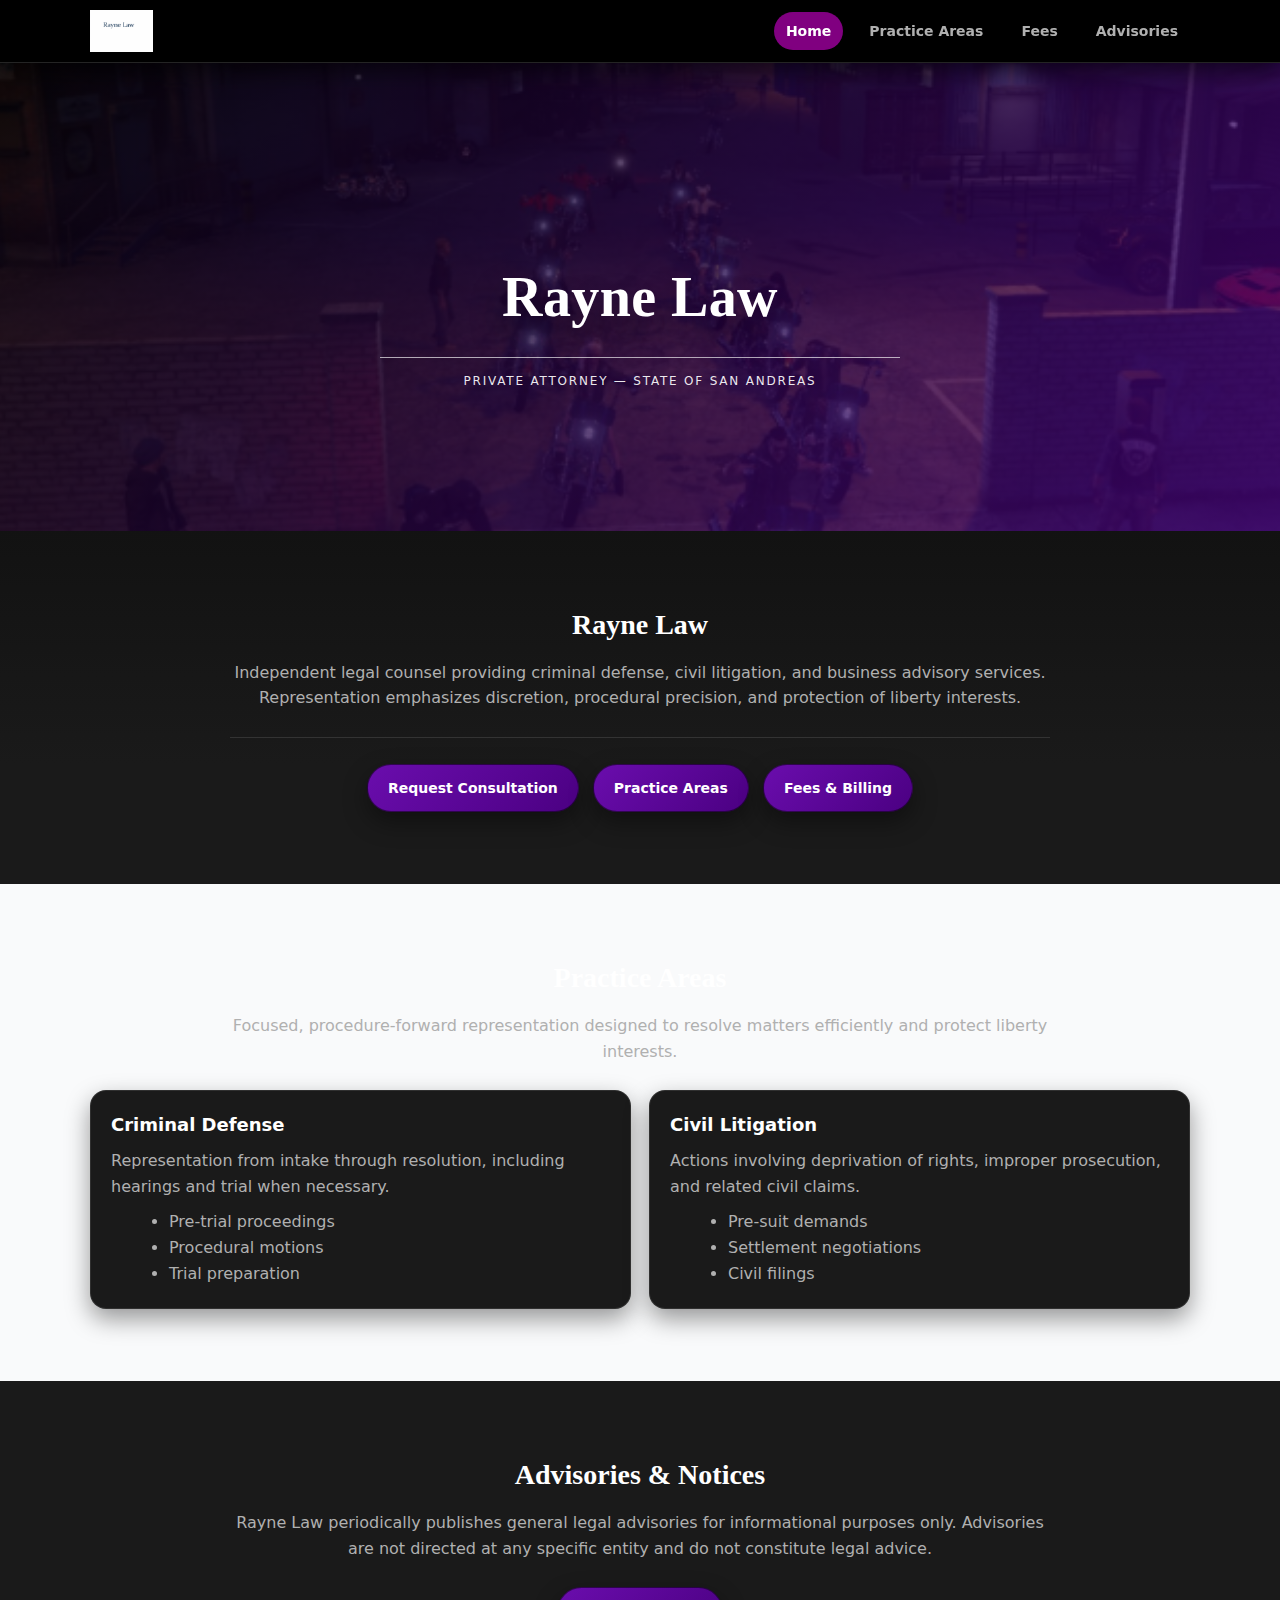
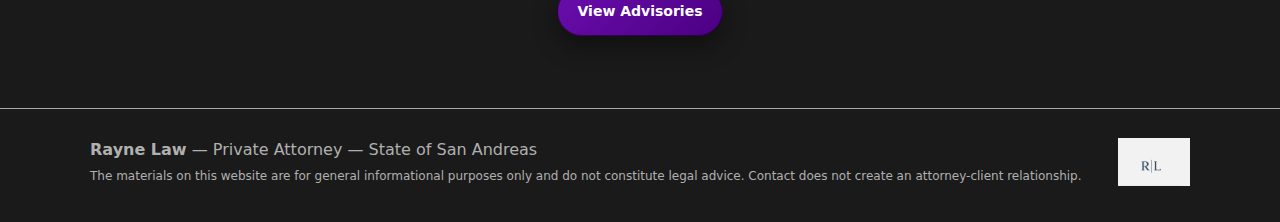
<file: index.html>
<!doctype html>
<html lang="en">
<head>
  <meta charset="utf-8"/>
  <meta name="viewport" content="width=device-width, initial-scale=1"/>
  <title>Home | Rayne Law</title>
 <link rel="stylesheet" href="assets/css/styles.css"/>
</head>
<body>
<header class="site-header">
  <div class="container header-inner">
    <a class="brand" href="index.html" aria-label="Rayne Law Home">
      <img src="assets/img/wordmark_simple.png" alt="Rayne Law"/>
    </a>
    <nav class="nav">
      <a href="index.html" aria-current="page">Home</a>
      <a href="practice-areas.html">Practice Areas</a>
      <a href="fees.html">Fees</a>
      <a href="advisories.html">Advisories</a>
    </nav>
  </div>
</header>

<section class="hero" id="top">
  <div class="container">
    
    <h1>Rayne Law</h1>
    <div class="rule"></div>
    <p>Private Attorney — State of San Andreas</p>
  </div>
</section>

<section class="section">
  <div class="container">
    <h2>Rayne Law</h2>
    <p class="sub">
      Independent legal counsel providing criminal defense, civil litigation, and business advisory services.
      Representation emphasizes discretion, procedural precision, and protection of liberty interests.
    </p>
    <div class="rule-light"></div>

    <div class="actions">
      <a class="btn" href="advisories.html#contact">Request Consultation</a>
      <a class="btn" href="practice-areas.html">Practice Areas</a>
      <a class="btn" href="fees.html">Fees & Billing</a>
    </div>
  </div>
</section>

<section class="section" style="background:#f9fafb;">
  <div class="container">
    <h2>Practice Areas</h2>
    <p class="sub">Focused, procedure-forward representation designed to resolve matters efficiently and protect liberty interests.</p>

    <div class="cards">
      <div class="card">
        <h3>Criminal Defense</h3>
        <p>Representation from intake through resolution, including hearings and trial when necessary.</p>
        <ul>
          <li>Pre-trial proceedings</li>
          <li>Procedural motions</li>
          <li>Trial preparation</li>
        </ul>
      </div>
      <div class="card">
        <h3>Civil Litigation</h3>
        <p>Actions involving deprivation of rights, improper prosecution, and related civil claims.</p>
        <ul>
          <li>Pre-suit demands</li>
          <li>Settlement negotiations</li>
          <li>Civil filings</li>
        </ul>
      </div>
    </div>
  </div>
</section>

<section class="section">
  <div class="container">
    <h2>Advisories & Notices</h2>
    <p class="sub">
      Rayne Law periodically publishes general legal advisories for informational purposes only.
      Advisories are not directed at any specific entity and do not constitute legal advice.
    </p>
    <div class="actions">
      <a class="btn" href="advisories.html">View Advisories</a>
    </div>
  </div>
</section>


<footer>
  <div class="container footer-inner">
    <div>
      <strong>Rayne Law</strong> — Private Attorney — State of San Andreas<br/>
      <span class="small">The materials on this website are for general informational purposes only and do not constitute legal advice. Contact does not create an attorney-client relationship.</span>
    </div>
    <img src="assets/img/monogram_bar.png" alt="RL"/>
  </div>
</footer>
</body>
</html>
</file>
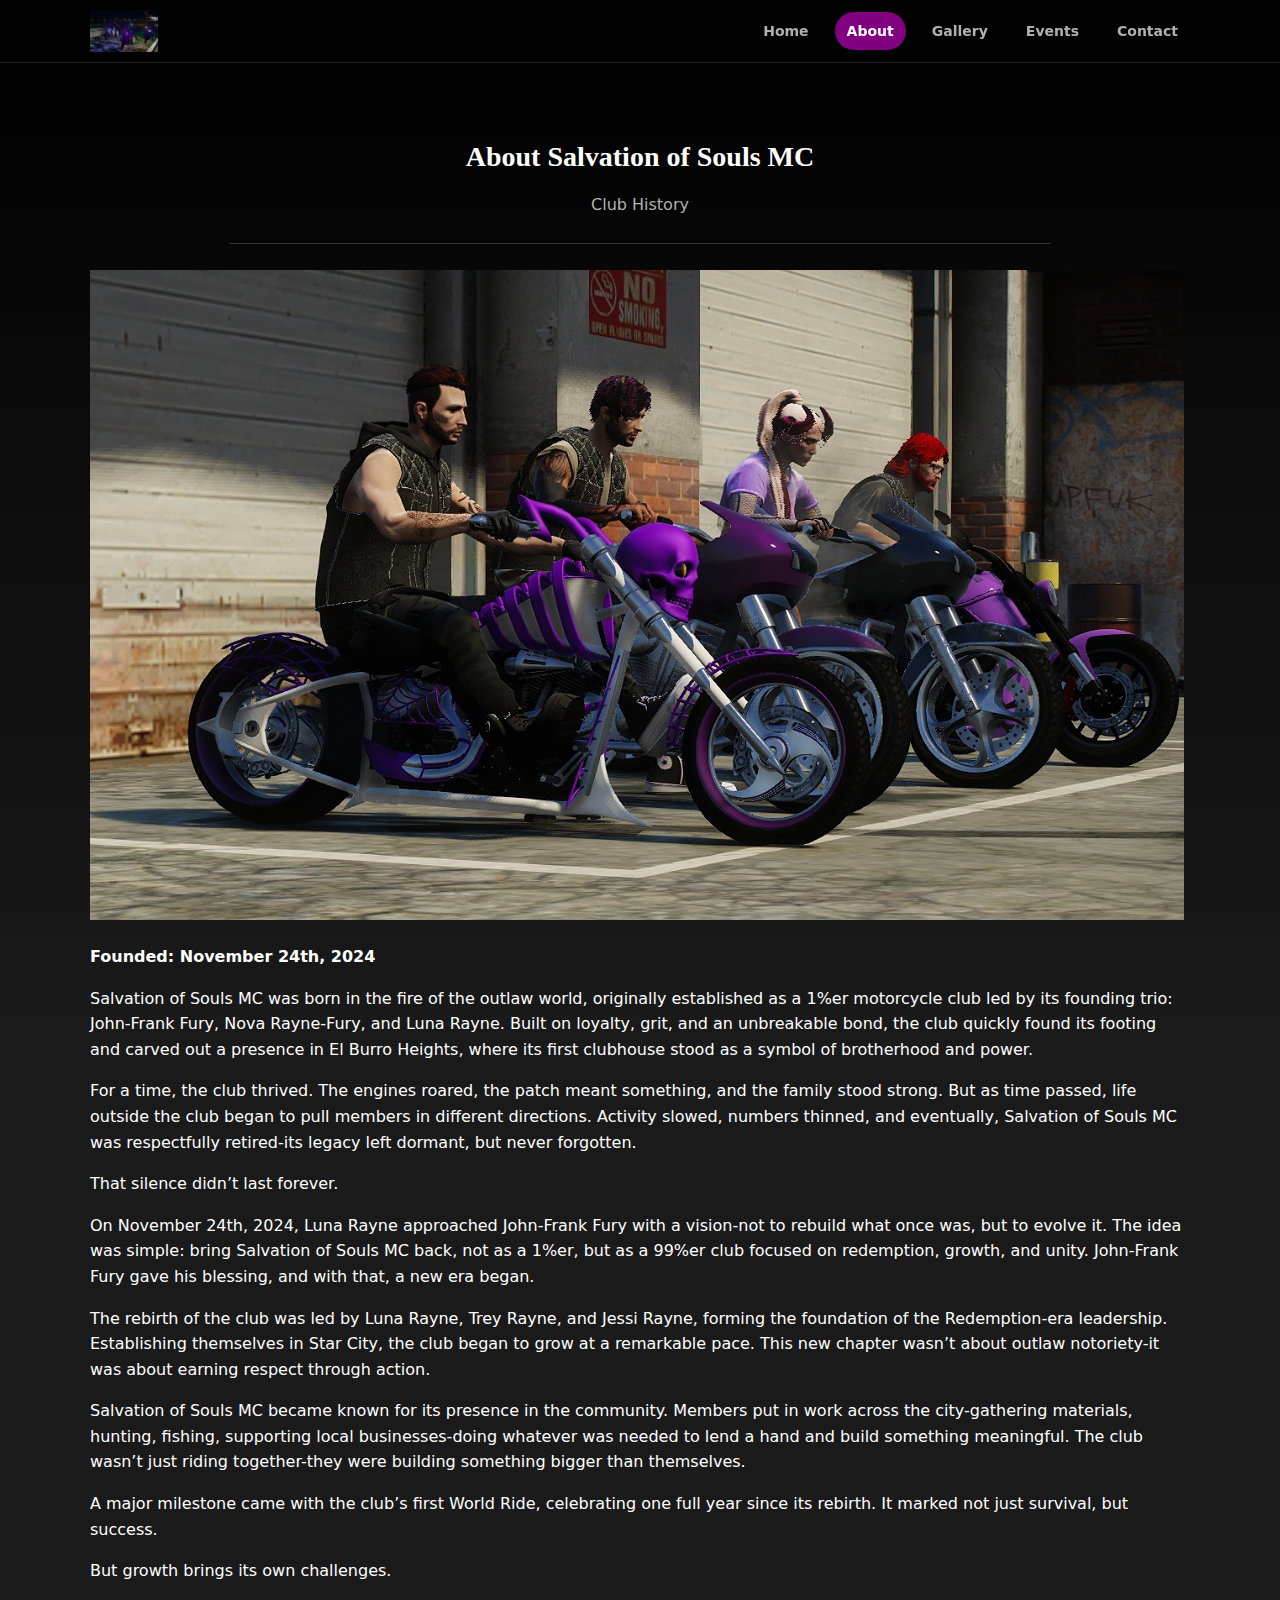
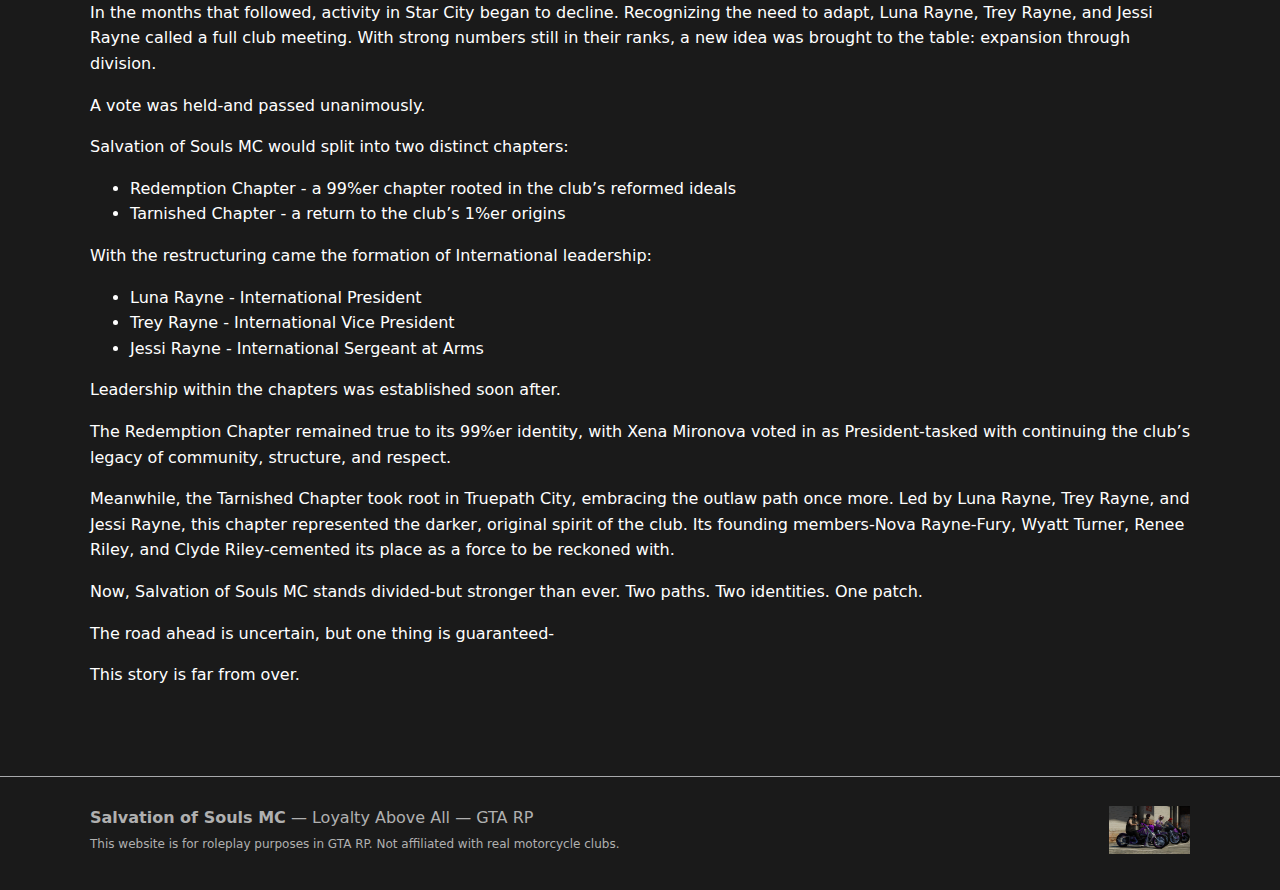
<file: about.html>
<!doctype html>
<html lang="en">
<head>
  <meta charset="utf-8"/>
  <meta name="viewport" content="width=device-width, initial-scale=1"/>
  <title>About | Salvation of Souls MC</title>
  <link rel="stylesheet" href="assets/css/styles.css"/>
</head>
<body>
<header class="site-header">
  <div class="container header-inner">
    <a class="brand" href="index.html" aria-label="Salvation of Souls MC Home">
      <img src="assets/img/pack.png" alt="Salvation of Souls MC logo"/>
    </a>
    <nav class="nav">
      <a href="index.html">Home</a>
      <a href="about.html" aria-current="page">About</a>
      <a href="gallery.html">Gallery</a>
      <a href="events.html">Events</a>
      <a href="contact.html">Contact</a>
    </nav>
  </div>
</header>

<section class="section">
  <div class="container">
    <h2>About Salvation of Souls MC</h2>
    <p class="sub">Club History</p>
    <div class="rule-light"></div>
    <img class="hero-logo" src="assets/img/pack2.png" alt="Salvation of Souls patch"/>

    <p><strong>Founded: November 24th, 2024</strong></p>
    <p>Salvation of Souls MC was born in the fire of the outlaw world, originally established as a 1%er motorcycle club led by its founding trio: John-Frank Fury, Nova Rayne-Fury, and Luna Rayne. Built on loyalty, grit, and an unbreakable bond, the club quickly found its footing and carved out a presence in El Burro Heights, where its first clubhouse stood as a symbol of brotherhood and power.</p>
    <p>For a time, the club thrived. The engines roared, the patch meant something, and the family stood strong. But as time passed, life outside the club began to pull members in different directions. Activity slowed, numbers thinned, and eventually, Salvation of Souls MC was respectfully retired-its legacy left dormant, but never forgotten.</p>
    <p>That silence didn’t last forever.</p>
    <p>On November 24th, 2024, Luna Rayne approached John-Frank Fury with a vision-not to rebuild what once was, but to evolve it. The idea was simple: bring Salvation of Souls MC back, not as a 1%er, but as a 99%er club focused on redemption, growth, and unity. John-Frank Fury gave his blessing, and with that, a new era began.</p>
    <p>The rebirth of the club was led by Luna Rayne, Trey Rayne, and Jessi Rayne, forming the foundation of the Redemption-era leadership. Establishing themselves in Star City, the club began to grow at a remarkable pace. This new chapter wasn’t about outlaw notoriety-it was about earning respect through action.</p>
    <p>Salvation of Souls MC became known for its presence in the community. Members put in work across the city-gathering materials, hunting, fishing, supporting local businesses-doing whatever was needed to lend a hand and build something meaningful. The club wasn’t just riding together-they were building something bigger than themselves.</p>
    <p>A major milestone came with the club’s first World Ride, celebrating one full year since its rebirth. It marked not just survival, but success.</p>
    <p>But growth brings its own challenges.</p>
    <p>In the months that followed, activity in Star City began to decline. Recognizing the need to adapt, Luna Rayne, Trey Rayne, and Jessi Rayne called a full club meeting. With strong numbers still in their ranks, a new idea was brought to the table: expansion through division.</p>
    <p>A vote was held-and passed unanimously.</p>
    <p>Salvation of Souls MC would split into two distinct chapters:</p>
    <ul>
      <li>Redemption Chapter - a 99%er chapter rooted in the club’s reformed ideals</li>
      <li>Tarnished Chapter - a return to the club’s 1%er origins</li>
    </ul>
    <p>With the restructuring came the formation of International leadership:</p>
    <ul>
      <li>Luna Rayne - International President</li>
      <li>Trey Rayne - International Vice President</li>
      <li>Jessi Rayne - International Sergeant at Arms</li>
    </ul>
    <p>Leadership within the chapters was established soon after.</p>
    <p>The Redemption Chapter remained true to its 99%er identity, with Xena Mironova voted in as President-tasked with continuing the club’s legacy of community, structure, and respect.</p>
    <p>Meanwhile, the Tarnished Chapter took root in Truepath City, embracing the outlaw path once more. Led by Luna Rayne, Trey Rayne, and Jessi Rayne, this chapter represented the darker, original spirit of the club. Its founding members-Nova Rayne-Fury, Wyatt Turner, Renee Riley, and Clyde Riley-cemented its place as a force to be reckoned with.</p>
    <p>Now, Salvation of Souls MC stands divided-but stronger than ever. Two paths. Two identities. One patch.</p>
    <p>The road ahead is uncertain, but one thing is guaranteed-</p>
    <p>This story is far from over.</p>
  </div>
</section>

<footer>
  <div class="container footer-inner">
    <div>
      <strong>Salvation of Souls MC</strong> — Loyalty Above All — GTA RP<br/>
      <span class="small">This website is for roleplay purposes in GTA RP. Not affiliated with real motorcycle clubs.</span>
    </div>
    <img src="assets/img/pack2.png" alt="Salvation of Souls MC"/>
  </div>
</footer>
</body>
</file>
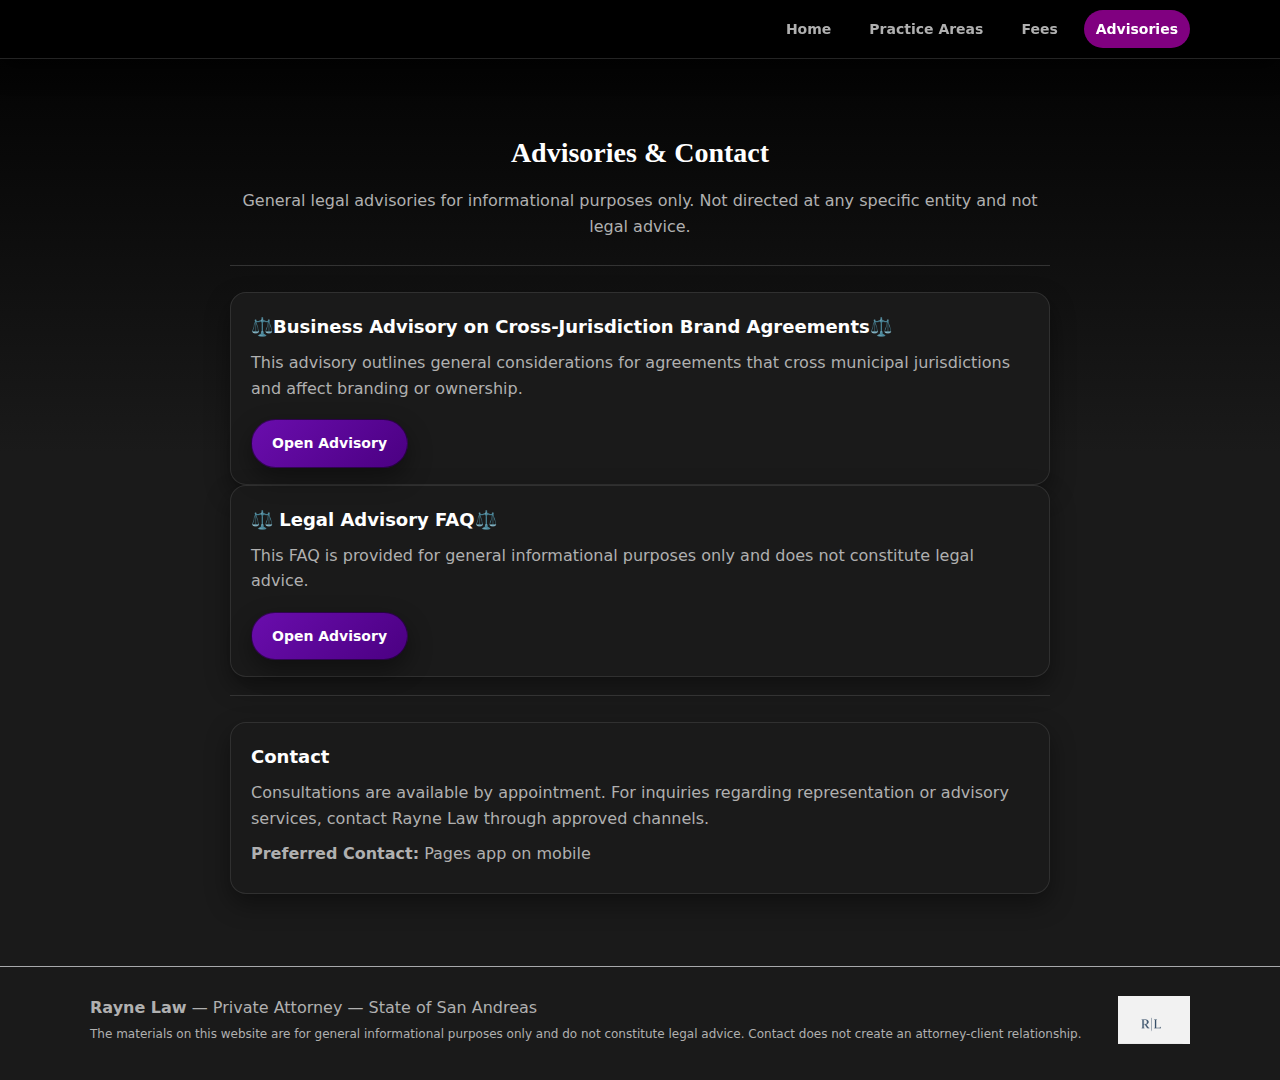
<file: advisories.html>
<!doctype html>
<html lang="en">
<head>
  <meta charset="utf-8"/>
  <meta name="viewport" content="width=device-width, initial-scale=1"/>
  <title>Advisories | Rayne Law</title>
  <link rel="stylesheet" href="assets/css/styles.css"/>
</head>
<body>
<header class="site-header">
  <div class="container header-inner">
    <a class="brand" href="index.html" aria-label="Rayne Law Home">
      
    </a>
    <nav class="nav">
      <a href="index.html">Home</a>
      <a href="practice-areas.html">Practice Areas</a>
      <a href="fees.html">Fees</a>
      <a href="advisories.html" aria-current="page">Advisories</a>
    </nav>
  </div>
</header>

<section class="section">
  <div class="container">
    <h2>Advisories & Contact</h2>
    <p class="sub">General legal advisories for informational purposes only. Not directed at any specific entity and not legal advice.</p>
    <div class="rule-light"></div>

    <div class="card" style="max-width:820px;margin:0 auto;">
      <h3>⚖️Business Advisory on Cross-Jurisdiction Brand Agreements⚖️</h3>
      <p>This advisory outlines general considerations for agreements that cross municipal jurisdictions and affect branding or ownership.</p>
      <div class="actions" style="justify-content:flex-start;">
        <a class="btn" href="https://docs.google.com/document/d/1XtT7SCyLqAG-hQkf1vq_AW8arXgqGcdujL4Td08pNzc/edit?usp=sharing" aria-label="Open advisory document">Open Advisory</a>
      </div>
    </div>

        <div class="card" style="max-width:820px;margin:0 auto;">
      <h3>⚖️ Legal Advisory FAQ⚖️</h3>
      <p>This FAQ is provided for general informational purposes only and does not constitute legal advice.</p>
      <div class="actions" style="justify-content:flex-start;">
        <a class="btn" href="https://docs.google.com/document/d/1LHYwg9ooCEcVJHS4QkO656mZ0J3LZ5OM0M-IwnE5_XU/edit?usp=sharing" aria-label="Open advisory document">Open Advisory</a>
      </div>
    </div>

    <div class="rule-light"></div>

    <div id="contact" class="card" style="max-width:820px;margin:0 auto;">
      <h3>Contact</h3>
      <p>Consultations are available by appointment. For inquiries regarding representation or advisory services, contact Rayne Law through approved channels.</p>
      
      <p><strong>Preferred Contact:</strong> Pages app on mobile</p>
    </div>
  </div>
</section>


<footer>
  <div class="container footer-inner">
    <div>
      <strong>Rayne Law</strong> — Private Attorney — State of San Andreas<br/>
      <span class="small">The materials on this website are for general informational purposes only and do not constitute legal advice. Contact does not create an attorney-client relationship.</span>
    </div>
    <img src="assets/img/monogram_bar.png" alt="RL"/>
  </div>
</footer>
</body>
</html>
</file>
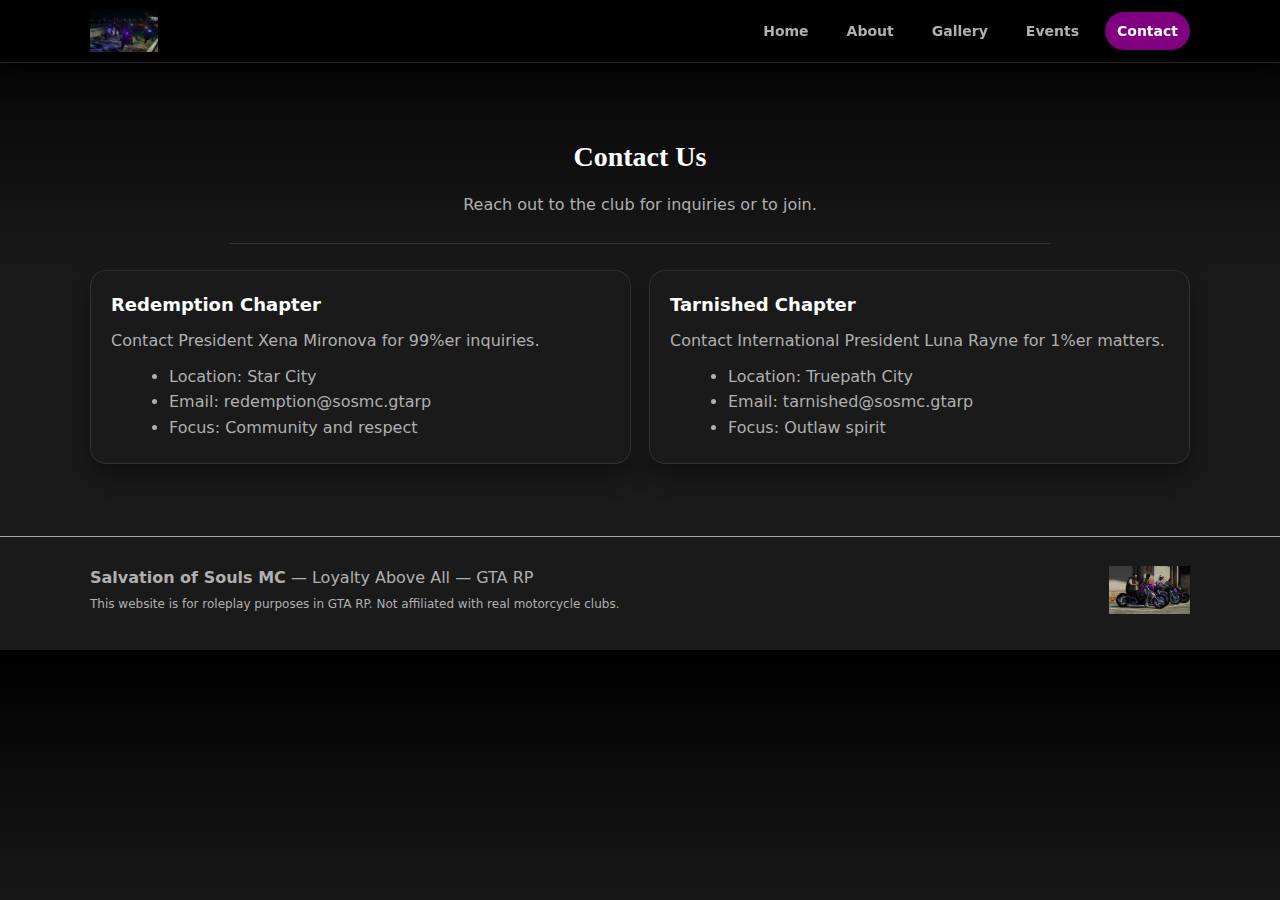
<file: contact.html>
<!doctype html>
<html lang="en">
<head>
  <meta charset="utf-8"/>
  <meta name="viewport" content="width=device-width, initial-scale=1"/>
  <title>Contact | Salvation of Souls MC</title>
  <link rel="stylesheet" href="assets/css/styles.css"/>
</head>
<body>
<header class="site-header">
  <div class="container header-inner">
    <a class="brand" href="index.html" aria-label="Salvation of Souls MC Home">
      <img src="assets/img/pack.png" alt="Salvation of Souls MC logo"/>
    </a>
    <nav class="nav">
      <a href="index.html">Home</a>
      <a href="about.html">About</a>
      <a href="gallery.html">Gallery</a>
      <a href="events.html">Events</a>
      <a href="contact.html" aria-current="page">Contact</a>
    </nav>
  </div>
</header>

<section class="section">
  <div class="container">
    <h2>Contact Us</h2>
    <p class="sub">Reach out to the club for inquiries or to join.</p>
    <div class="rule-light"></div>

    <div class="cards">
      <div class="card">
        <h3>Redemption Chapter</h3>
        <p>Contact President Xena Mironova for 99%er inquiries.</p>
        <ul>
          <li>Location: Star City</li>
          <li>Email: redemption@sosmc.gtarp</li>
          <li>Focus: Community and respect</li>
        </ul>
      </div>
      <div class="card">
        <h3>Tarnished Chapter</h3>
        <p>Contact International President Luna Rayne for 1%er matters.</p>
        <ul>
          <li>Location: Truepath City</li>
          <li>Email: tarnished@sosmc.gtarp</li>
          <li>Focus: Outlaw spirit</li>
        </ul>
      </div>
    </div>
  </div>
</section>

<footer>
  <div class="container footer-inner">
    <div>
      <strong>Salvation of Souls MC</strong> — Loyalty Above All — GTA RP<br/>
      <span class="small">This website is for roleplay purposes in GTA RP. Not affiliated with real motorcycle clubs.</span>
    </div>
    <img src="assets/img/pack2.png" alt="Salvation of Souls MC"/>
  </div>
</footer>
</body>
</file>
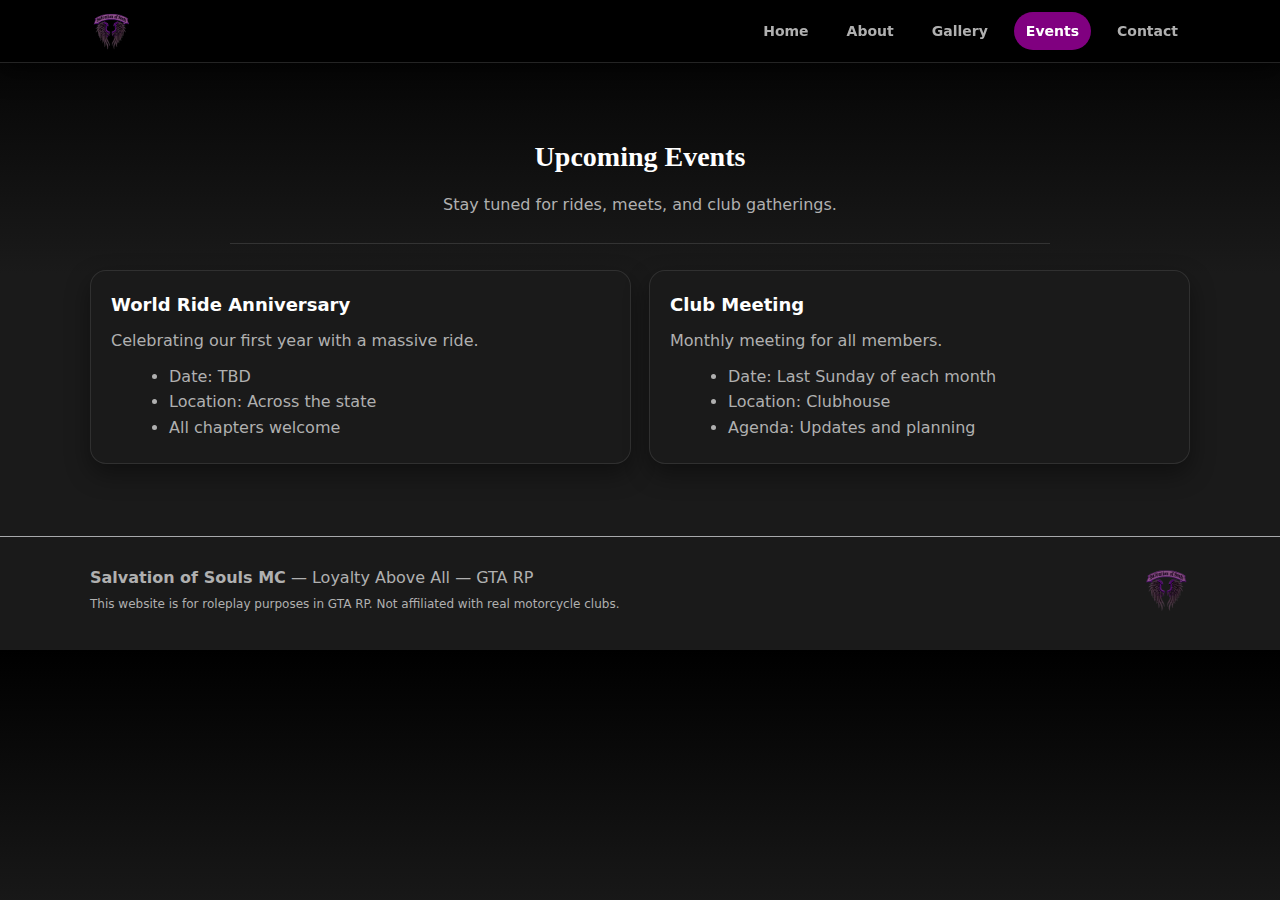
<file: events.html>
<!doctype html>
<html lang="en">
<head>
  <meta charset="utf-8"/>
  <meta name="viewport" content="width=device-width, initial-scale=1"/>
  <title>Events | Salvation of Souls MC</title>
  <link rel="stylesheet" href="assets/css/styles.css"/>
</head>
<body>
<header class="site-header">
  <div class="container header-inner">
    <a class="brand" href="index.html" aria-label="Salvation of Souls MC Home">
      <img src="assets/img/SOSMC_new_patch_2.png" alt="Salvation of Souls MC patch"/>
    </a>
    <nav class="nav">
      <a href="index.html">Home</a>
      <a href="about.html">About</a>
      <a href="gallery.html">Gallery</a>
      <a href="events.html" aria-current="page">Events</a>
      <a href="contact.html">Contact</a>
    </nav>
  </div>
</header>

<section class="section">
  <div class="container">
    <h2>Upcoming Events</h2>
    <p class="sub">Stay tuned for rides, meets, and club gatherings.</p>
    <div class="rule-light"></div>

    <div class="cards">
      <div class="card">
        <h3>World Ride Anniversary</h3>
        <p>Celebrating our first year with a massive ride.</p>
        <ul>
          <li>Date: TBD</li>
          <li>Location: Across the state</li>
          <li>All chapters welcome</li>
        </ul>
      </div>
      <div class="card">
        <h3>Club Meeting</h3>
        <p>Monthly meeting for all members.</p>
        <ul>
          <li>Date: Last Sunday of each month</li>
          <li>Location: Clubhouse</li>
          <li>Agenda: Updates and planning</li>
        </ul>
      </div>
    </div>
  </div>
</section>

<footer>
  <div class="container footer-inner">
    <div>
      <strong>Salvation of Souls MC</strong> — Loyalty Above All — GTA RP<br/>
      <span class="small">This website is for roleplay purposes in GTA RP. Not affiliated with real motorcycle clubs.</span>
    </div>
    <img src="assets/img/SOSMC_new_patch_2.png" alt="Salvation of Souls MC"/>
  </div>
</footer>
</body>
</file>
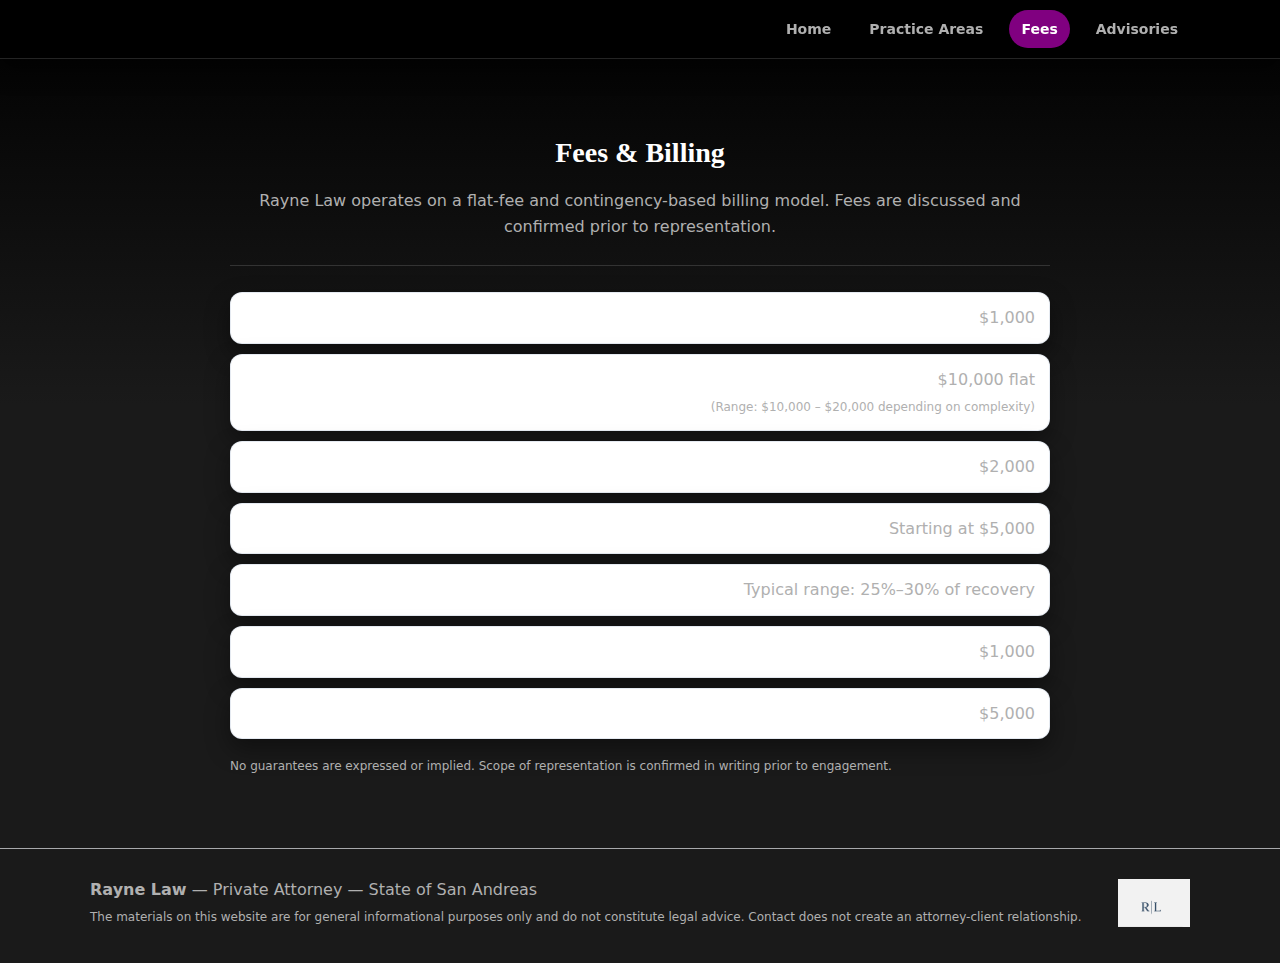
<file: fees.html>
<!doctype html>
<html lang="en">
<head>
  <meta charset="utf-8"/>
  <meta name="viewport" content="width=device-width, initial-scale=1"/>
  <title>Fees | Rayne Law</title>
  <link rel="stylesheet" href="assets/css/styles.css"/>
</head>
<body>
<header class="site-header">
  <div class="container header-inner">
    <a class="brand" href="index.html" aria-label="Rayne Law Home">
    </a>
    <nav class="nav">
      <a href="index.html">Home</a>
      <a href="practice-areas.html">Practice Areas</a>
      <a href="fees.html" aria-current="page">Fees</a>
      <a href="advisories.html">Advisories</a>
    </nav>
  </div>
</header>

<section class="section">
  <div class="container">
    <h2>Fees & Billing</h2>
    <p class="sub">Rayne Law operates on a flat-fee and contingency-based billing model. Fees are discussed and confirmed prior to representation.</p>
    <div class="rule-light"></div>

    <div class="kv">
      <div class="row"><div class="k">Consultation / Intake</div><div class="v">$1,000</div></div>
      <div class="row"><div class="k">Full Case Representation (Pre-Trial → Trial)</div><div class="v">$10,000 flat<br/><span class="small">(Range: $10,000 – $20,000 depending on complexity)</span></div></div>
      <div class="row"><div class="k">Emergency / On-Scene / PD Lobby</div><div class="v">$2,000</div></div>
      <div class="row"><div class="k">Document Creation / Motions</div><div class="v">Starting at $5,000</div></div>
      <div class="row"><div class="k">Civil Litigation (Contingency)</div><div class="v">Typical range: 25%–30% of recovery</div></div>
      <div class="row"><div class="k">Name Changes</div><div class="v">$1,000</div></div>
      <div class="row"><div class="k">Vehicle Transfer</div><div class="v">$5,000</div></div>

    </div>

    <p class="small" style="max-width:820px;margin:18px auto 0;">
      No guarantees are expressed or implied. Scope of representation is confirmed in writing prior to engagement.
    </p>
  </div>
</section>


<footer>
  <div class="container footer-inner">
    <div>
      <strong>Rayne Law</strong> — Private Attorney — State of San Andreas<br/>
      <span class="small">The materials on this website are for general informational purposes only and do not constitute legal advice. Contact does not create an attorney-client relationship.</span>
    </div>
    <img src="assets/img/monogram_bar.png" alt="RL"/>
  </div>
</footer>
</body>
</html>
</file>
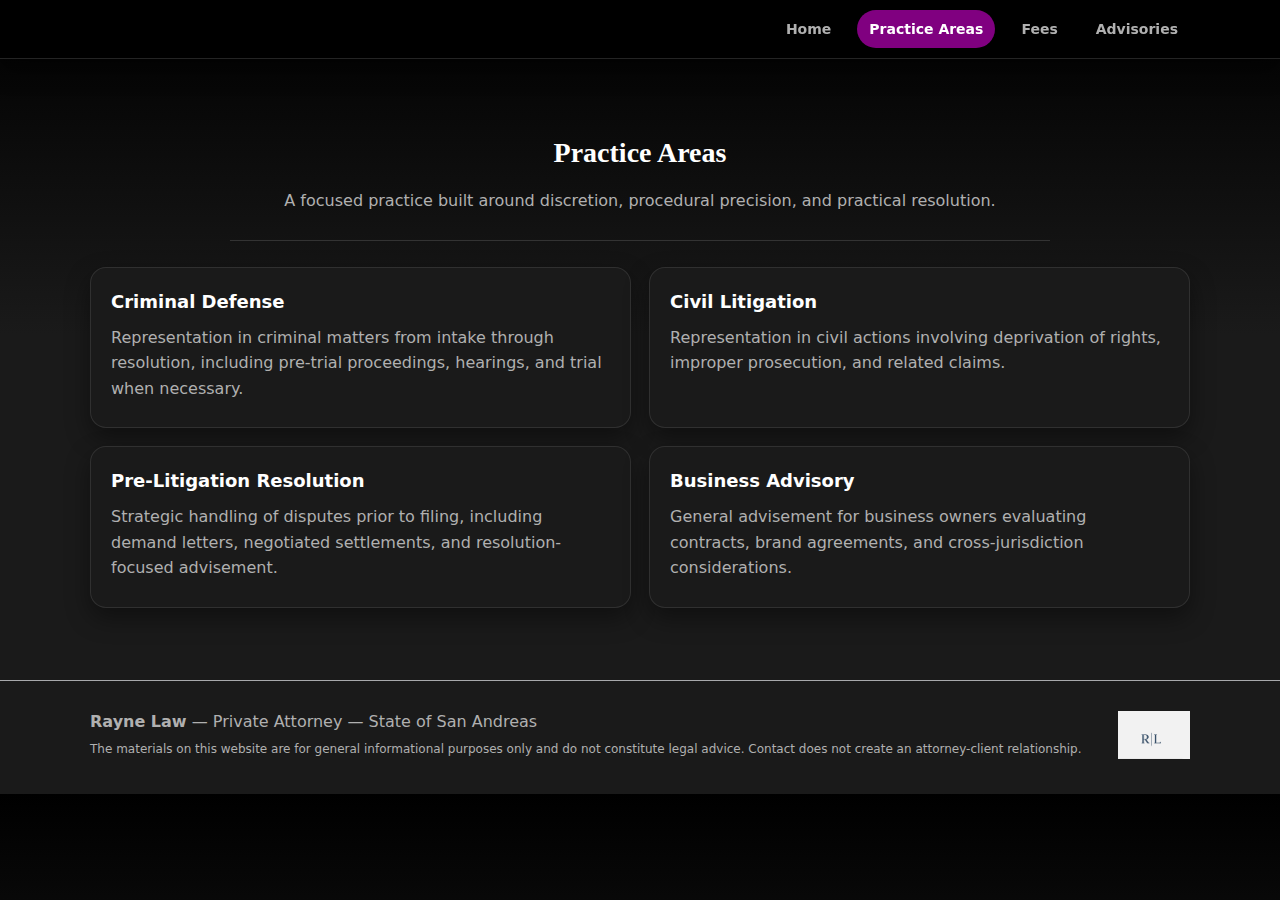
<file: practice-areas.html>
<!doctype html>
<html lang="en">
<head>
  <meta charset="utf-8"/>
  <meta name="viewport" content="width=device-width, initial-scale=1"/>
  <title>Practice Areas | Rayne Law</title>
  <link rel="stylesheet" href="assets/css/styles.css"/>
</head>
<body>
<header class="site-header">
  <div class="container header-inner">
    <a class="brand" href="index.html" aria-label="Rayne Law Home">
    </a>
    <nav class="nav">
      <a href="index.html">Home</a>
      <a href="practice-areas.html" aria-current="page">Practice Areas</a>
      <a href="fees.html">Fees</a>
      <a href="advisories.html">Advisories</a>
    </nav>
  </div>
</header>

<section class="section">
  <div class="container">
    <h2>Practice Areas</h2>
    <p class="sub">A focused practice built around discretion, procedural precision, and practical resolution.</p>
    <div class="rule-light"></div>

    <div class="cards">
      <div class="card">
        <h3>Criminal Defense</h3>
        <p>Representation in criminal matters from intake through resolution, including pre-trial proceedings, hearings, and trial when necessary.</p>
      </div>
      <div class="card">
        <h3>Civil Litigation</h3>
        <p>Representation in civil actions involving deprivation of rights, improper prosecution, and related claims.</p>
      </div>
      <div class="card">
        <h3>Pre-Litigation Resolution</h3>
        <p>Strategic handling of disputes prior to filing, including demand letters, negotiated settlements, and resolution-focused advisement.</p>
      </div>
      <div class="card">
        <h3>Business Advisory</h3>
        <p>General advisement for business owners evaluating contracts, brand agreements, and cross-jurisdiction considerations.</p>
      </div>
    </div>
  </div>
</section>


<footer>
  <div class="container footer-inner">
    <div>
      <strong>Rayne Law</strong> — Private Attorney — State of San Andreas<br/>
      <span class="small">The materials on this website are for general informational purposes only and do not constitute legal advice. Contact does not create an attorney-client relationship.</span>
    </div>
    <img src="assets/img/monogram_bar.png" alt="RL"/>
  </div>
</footer>
</body>
</html>
</file>
<file: assets/css/styles.css>
:root{
  --bg:#000000;
  --surface:#1a1a1a;
  --text:#ffffff;
  --muted:#b0b0b0;
  --border:#333333;
  --accent:#800080;
  --accent-dark:#4b0082;
  --btn:#6a0dad;
  --btntext:#ffffff;
  --shadow:0 20px 40px rgba(0,0,0,.6);
  --shadow-soft:0 10px 24px rgba(0,0,0,.4);
}
*{box-sizing:border-box}
html{scroll-behavior:smooth}
body{
  margin:0;
  font-family:"Inter",system-ui,-apple-system,Segoe UI,Roboto,Arial,sans-serif;
  color:var(--text);
  background:linear-gradient(180deg,#000000 0%,#1a1a1a 42%);
  line-height:1.6;
  -webkit-font-smoothing:antialiased;
}
a{color:inherit}
.container{width:min(1100px,92vw);margin:0 auto}
header.site-header{
  position:sticky;
  top:0;
  z-index:50;
  backdrop-filter:blur(12px);
  background:rgba(0,0,0,.92);
  border-bottom:1px solid rgba(51,51,51,.7);
  box-shadow:0 8px 24px rgba(0,0,0,.6);
}
.header-inner{display:flex;align-items:center;justify-content:space-between;padding:10px 0;gap:16px}
.brand{display:flex;align-items:center;gap:12px;text-decoration:none}
.brand img{height:42px;width:auto;display:block}
.nav{display:flex;gap:14px;flex-wrap:wrap;justify-content:flex-end}
.nav a{
  text-decoration:none;
  color:var(--muted);
  padding:8px 12px;
  border-radius:999px;
  font-weight:600;
  font-size:14px;
  transition:all .2s ease;
}
.nav a:hover{background:#333333;color:var(--text)}
.nav a[aria-current="page"]{background:var(--accent);color:#fff}
.hero{position:relative;min-height:52vh;display:grid;place-items:center;text-align:center;color:#fff;overflow:hidden}
.hero::before{
  content:"";
  position:absolute;
  inset:0;
  background:linear-gradient(135deg,rgba(0,0,0,.72),rgba(74,0,130,.7)),url("../img/truepath ride.png");
  background-size:cover;
  background-position:center;
  transform:scale(1.04);
}
.hero>.container{position:relative;padding:80px 0 40px}
.hero h1{text-shadow:0 18px 35px rgba(0,0,0,.45)}
.hero .hero-logo{height:240px;width:auto;margin:0 auto 24px;display:block}
.hero h1{margin:10px 0 14px;font-family:Georgia,"Times New Roman",serif;font-weight:600;letter-spacing:.4px;font-size:clamp(34px,4.5vw,56px)}
.hero .rule{height:1px;background:rgba(255,255,255,.65);width:min(520px,86vw);margin:10px auto 14px}
.hero p{margin:0;color:rgba(255,255,255,.92);letter-spacing:1.8px;text-transform:uppercase;font-size:12px}
.section{padding:72px 0}
.section h2{text-align:center;font-family:Georgia,"Times New Roman",serif;font-size:28px;margin:0 0 12px}
.section .sub{text-align:center;max-width:820px;margin:0 auto 26px;color:var(--muted)}
.rule-light{height:1px;background:var(--border);width:min(820px,92vw);margin:18px auto 26px}
.actions{display:flex;gap:14px;justify-content:center;flex-wrap:wrap;margin-top:18px}
.btn{
  display:inline-block;
  text-decoration:none;
  background:linear-gradient(135deg,#6a0dad,#4b0082);
  color:var(--btntext);
  padding:12px 20px;
  border-radius:999px;
  font-weight:700;
  font-size:14px;
  border:1px solid rgba(0,0,0,.5);
  box-shadow:var(--shadow-soft);
  transition:transform .2s ease,box-shadow .2s ease,filter .2s ease;
}
.btn:hover{filter:brightness(1.05);transform:translateY(-1px);box-shadow:0 12px 24px rgba(15,23,42,.15)}
.cards{display:grid;grid-template-columns:repeat(12,1fr);gap:18px;margin-top:18px}
.card{
  grid-column:span 6;
  border:1px solid rgba(51,51,51,.9);
  border-radius:16px;
  padding:20px 20px 16px;
  background:#1a1a1a;
  box-shadow:var(--shadow-soft);
  transition:transform .2s ease,box-shadow .2s ease;
}
.card:hover{transform:translateY(-2px);box-shadow:var(--shadow)}
.card + .card{margin-top:18px}
.cards .card + .card{margin-top:0}
.chapter-badge{display:block;height:80px;width:auto;margin:0 auto 16px}
.card h3{margin:0 0 8px;font-size:18px}
.card p{margin:0 0 10px;color:var(--muted)}
.card ul{margin:0 0 6px 18px;color:var(--muted)}
.gallery-grid{display:grid;grid-template-columns:repeat(auto-fit,minmax(260px,1fr));gap:18px;margin-top:28px}
.gallery-item{border:2px solid rgba(128,0,128,.8);border-radius:24px;overflow:hidden;background:#0f0f0f;box-shadow:0 18px 35px rgba(0,0,0,.35);display:flex;align-items:center;justify-content:center;min-height:260px;transition:transform .25s ease,box-shadow .25s ease,border-color .25s ease}
.gallery-item:hover{transform:translateY(-5px);box-shadow:0 26px 50px rgba(0,0,0,.45);border-color:rgba(138,43,226,.95)}
.gallery-item img{width:100%;height:100%;object-fit:cover;display:block}
.lightbox{position:fixed;inset:0;display:none;align-items:center;justify-content:center;padding:20px;background:rgba(0,0,0,.92);z-index:60}
.lightbox.open{display:flex}
.lightbox-image{max-width:92%;max-height:92%;border:2px solid rgba(255,255,255,.18);border-radius:20px;box-shadow:0 30px 80px rgba(0,0,0,.7)}
.lightbox-close{position:absolute;top:22px;right:22px;width:44px;height:44px;border:none;border-radius:50%;background:rgba(106,13,173,.95);color:#fff;font-size:24px;line-height:1;cursor:pointer;box-shadow:0 10px 26px rgba(0,0,0,.45)}
@media (max-width:860px){.card{grid-column:span 12}.gallery-grid{grid-template-columns:1fr}}
.kv{display:grid;gap:10px;max-width:820px;margin:0 auto}
.kv .row{
  display:flex;
  justify-content:space-between;
  gap:14px;
  padding:12px 14px;
  border:1px solid rgba(226,232,240,.9);
  border-radius:12px;
  background:#fff;
  box-shadow:var(--shadow-soft);
}
.kv .row .k{font-weight:700}
.kv .row .v{color:var(--muted);text-align:right}
.small{font-size:12px;color:var(--muted)}
footer{
  border-top:1px solid rgba(229,231,235,.7);
  padding:28px 0 34px;
  color:var(--muted);
  background:var(--surface);
}
footer .footer-inner{display:flex;justify-content:space-between;gap:16px;flex-wrap:wrap;align-items:center}
footer img{height:48px;width:auto;opacity:.95}
@media (max-width:860px){.card{grid-column:span 12}}
</file>
